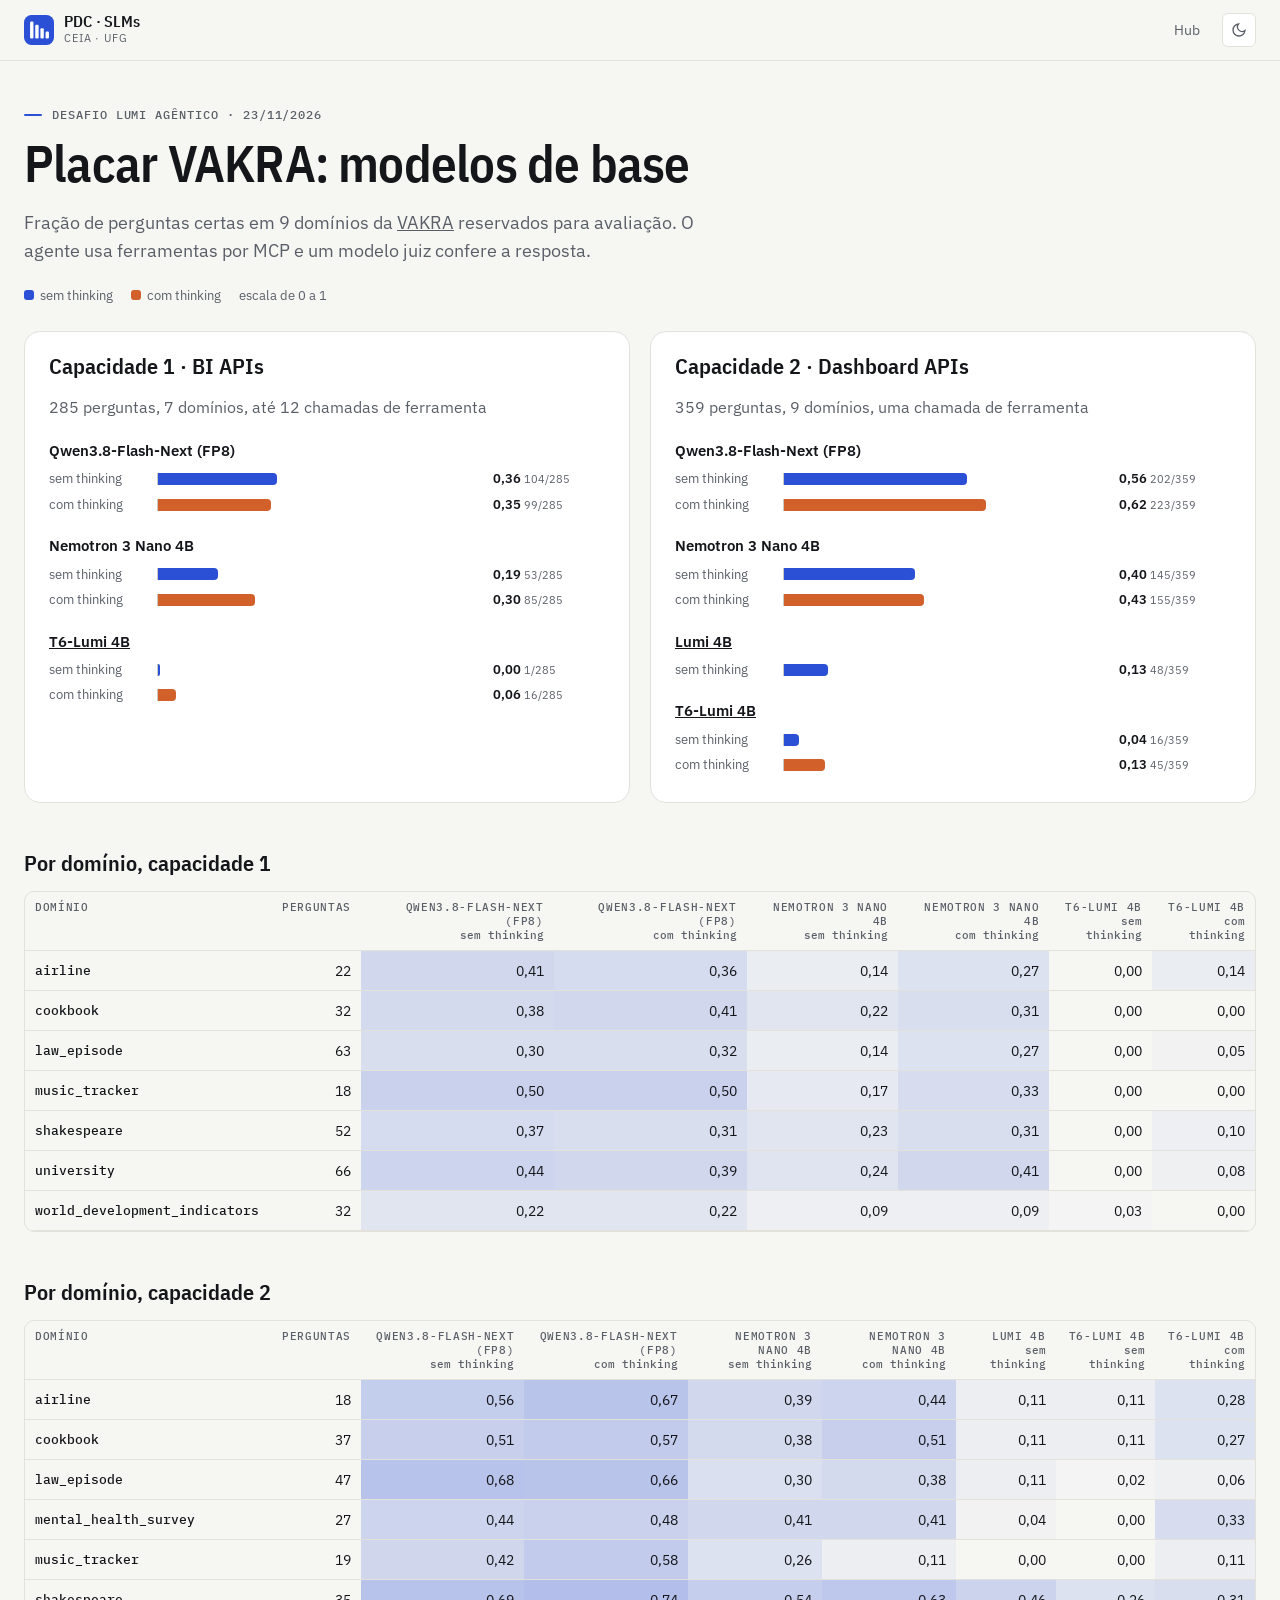
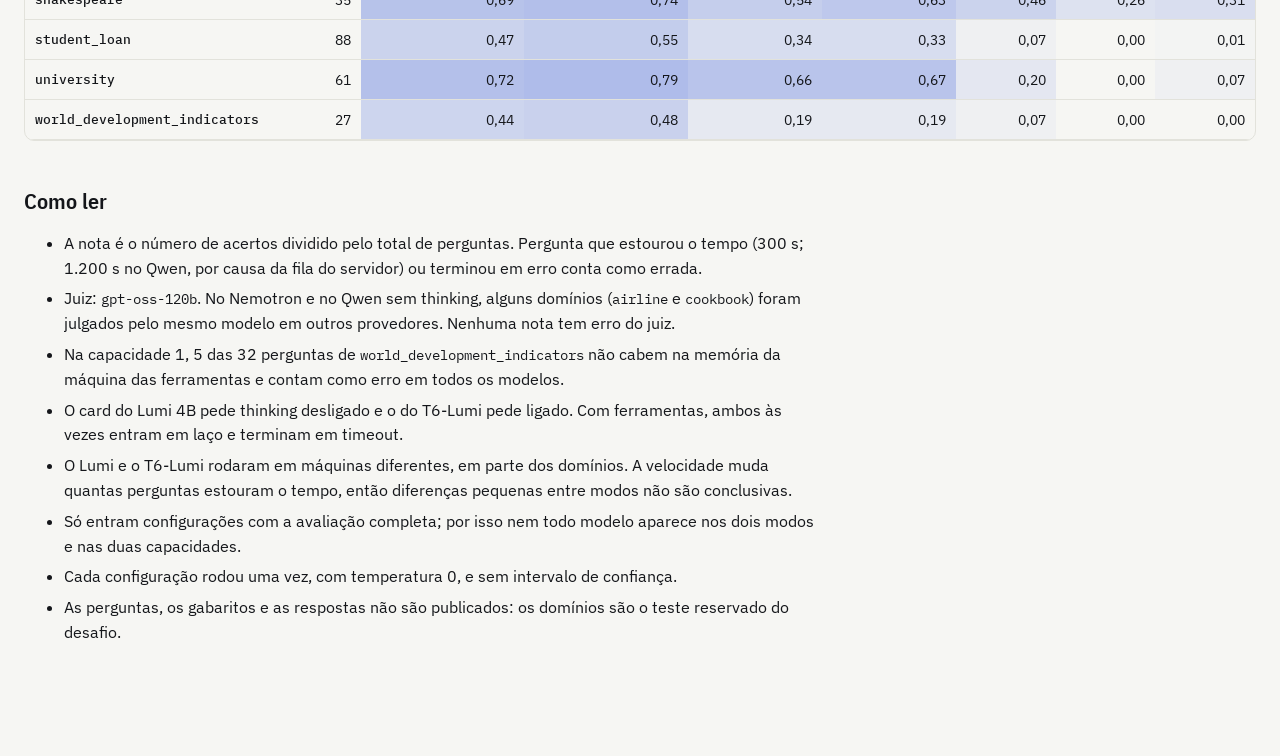
<file: posts/placar-vakra/index.html>
<!doctype html>
<html lang="pt-BR">
<head>
<meta charset="utf-8">
<meta name="viewport" content="width=device-width, initial-scale=1">
<title>Placar VAKRA: modelos de base do Desafio Lumi Agêntico</title>
<meta name="description" content="Notas de Lumi 4B, T6-Lumi 4B, Nemotron 3 Nano 4B e Qwen3.8-Flash, com e sem thinking, nas capacidades 1 e 2 da VAKRA (9 domínios reservados).">
<meta name="hub:kind" content="leaderboard">
<link rel="preconnect" href="https://fonts.googleapis.com">
<link rel="preconnect" href="https://fonts.gstatic.com" crossorigin>
<link rel="stylesheet" href="https://fonts.googleapis.com/css2?family=IBM+Plex+Mono:wght@400;500&family=IBM+Plex+Sans+Condensed:wght@500;600&family=IBM+Plex+Sans:wght@400;500;600&display=swap">
<link rel="stylesheet" href="../../assets/tokens.css">
<link rel="stylesheet" href="../../assets/tema.css">
<script src="../../assets/tema.js" defer></script>
<style>
main.wrap { padding-top: 48px; padding-bottom: 96px; }
h1.display { font-size: clamp(2rem, 4.4vw, 3.2rem); }
h2 { font: 600 1.35rem/1.2 var(--font-display); margin: 48px 0 6px; }
section > p { max-width: 72ch; }
.duas { display: grid; grid-template-columns: repeat(auto-fit, minmax(min(100%, 420px), 1fr)); gap: 20px; margin-top: 24px; }
.duas .card { padding: 22px 24px; }
.duas h2 { margin: 0 0 4px; }
.mod { margin-top: 18px; }
.mod h3 { font-size: .95rem; font-weight: 600; margin: 0 0 6px; }
.lin { display: grid; grid-template-columns: 98px 1fr 112px; gap: 10px; align-items: center; font-size: .84rem; margin: 4px 0; }
.modo, .val small { color: var(--muted); font-weight: 400; }
.trilho { height: 12px; display: block; border-left: 1px solid var(--line-strong); }
.trilho i { display: block; height: 100%; min-width: 2px; border-radius: 0 4px 4px 0; }
.s1 { background: var(--c1); } .s2 { background: var(--c2); }
.val { font-weight: 600; }
.leg { display: flex; gap: 18px; font-size: .84rem; color: var(--muted); margin: 20px 0 0; }
.leg i { display: inline-block; width: 10px; height: 10px; border-radius: 3px; margin-right: 6px; }
.rolar { overflow-x: auto; margin-top: 14px; border: 1px solid var(--line); border-radius: var(--r); }
.rolar th span { text-transform: none; letter-spacing: 0; }
.rolar th, .rolar td { padding: 8px 10px; }
.rolar thead th { min-width: 92px; }
.rolar tbody th code { font-size: .82rem; }
.rolar tbody th { text-transform: none; vertical-align: middle; letter-spacing: 0; color: var(--fg); }
li { max-width: 76ch; margin: 6px 0; }
</style>
</head>
<body>
<header class="appbar"><div class="appbar-in">
  <a class="marca" href="../../" aria-label="Início"><svg width="30" height="30" viewBox="0 0 32 32" aria-hidden="true"><rect width="32" height="32" rx="8" style="fill:var(--accent)"/><g fill="#fff"><rect x="6.5" y="7" width="3.6" height="18" rx="1.3"/><rect x="12" y="10.5" width="3.6" height="14.5" rx="1.3"/><rect x="17.5" y="14" width="3.6" height="11" rx="1.3"/><rect x="23" y="17.5" width="3.6" height="7.5" rx="1.3"/></g></svg><span><b>PDC · SLMs</b><small>CEIA · UFG</small></span></a>
  <nav class="appnav"><a href="../../">Hub</a><button class="tema-btn" data-tema-alternar aria-label="Alternar tema claro/escuro"><svg width="16" height="16" viewBox="0 0 24 24" fill="none" stroke="currentColor" stroke-width="2"><path d="M21 12.8A9 9 0 1 1 11.2 3a7 7 0 0 0 9.8 9.8Z"/></svg></button></nav>
</div></header>
<main class="wrap">
<section>
<p class="eyebrow">Desafio Lumi Agêntico · 23/11/2026</p>
<h1 class="display">Placar VAKRA: modelos de base</h1>
<p class="lede">Fração de perguntas certas em 9 domínios da <a href="https://github.com/IBM/vakra">VAKRA</a> reservados para avaliação. O agente usa ferramentas por MCP e um modelo juiz confere a resposta.</p>
<div class="leg"><span><i class="s1"></i>sem thinking</span><span><i class="s2"></i>com thinking</span><span>escala de 0 a 1</span></div>
<div class="duas">
<div class="card"><h2>Capacidade 1 · BI APIs</h2><p class="muted">285 perguntas, 7 domínios, até 12 chamadas de ferramenta</p><div class="mod"><h3>Qwen3.8-Flash-Next (FP8)</h3><div class="lin" title="Qwen3.8-Flash-Next (FP8), sem thinking: 104 de 285 certas"><span class="modo">sem thinking</span><span class="trilho"><i class="s1" style="width:36.5%"></i></span><b class="val num">0,36 <small>104/285</small></b></div><div class="lin" title="Qwen3.8-Flash-Next (FP8), com thinking: 99 de 285 certas"><span class="modo">com thinking</span><span class="trilho"><i class="s2" style="width:34.7%"></i></span><b class="val num">0,35 <small>99/285</small></b></div></div><div class="mod"><h3>Nemotron 3 Nano 4B</h3><div class="lin" title="Nemotron 3 Nano 4B, sem thinking: 53 de 285 certas"><span class="modo">sem thinking</span><span class="trilho"><i class="s1" style="width:18.6%"></i></span><b class="val num">0,19 <small>53/285</small></b></div><div class="lin" title="Nemotron 3 Nano 4B, com thinking: 85 de 285 certas"><span class="modo">com thinking</span><span class="trilho"><i class="s2" style="width:29.8%"></i></span><b class="val num">0,30 <small>85/285</small></b></div></div><div class="mod"><h3><a href="https://huggingface.co/gustavobarrosss/t6-lumi-4b">T6-Lumi 4B</a></h3><div class="lin" title="T6-Lumi 4B, sem thinking: 1 de 285 certas"><span class="modo">sem thinking</span><span class="trilho"><i class="s1" style="width:0.4%"></i></span><b class="val num">0,00 <small>1/285</small></b></div><div class="lin" title="T6-Lumi 4B, com thinking: 16 de 285 certas"><span class="modo">com thinking</span><span class="trilho"><i class="s2" style="width:5.6%"></i></span><b class="val num">0,06 <small>16/285</small></b></div></div></div>
<div class="card"><h2>Capacidade 2 · Dashboard APIs</h2><p class="muted">359 perguntas, 9 domínios, uma chamada de ferramenta</p><div class="mod"><h3>Qwen3.8-Flash-Next (FP8)</h3><div class="lin" title="Qwen3.8-Flash-Next (FP8), sem thinking: 202 de 359 certas"><span class="modo">sem thinking</span><span class="trilho"><i class="s1" style="width:56.3%"></i></span><b class="val num">0,56 <small>202/359</small></b></div><div class="lin" title="Qwen3.8-Flash-Next (FP8), com thinking: 223 de 359 certas"><span class="modo">com thinking</span><span class="trilho"><i class="s2" style="width:62.1%"></i></span><b class="val num">0,62 <small>223/359</small></b></div></div><div class="mod"><h3>Nemotron 3 Nano 4B</h3><div class="lin" title="Nemotron 3 Nano 4B, sem thinking: 145 de 359 certas"><span class="modo">sem thinking</span><span class="trilho"><i class="s1" style="width:40.4%"></i></span><b class="val num">0,40 <small>145/359</small></b></div><div class="lin" title="Nemotron 3 Nano 4B, com thinking: 155 de 359 certas"><span class="modo">com thinking</span><span class="trilho"><i class="s2" style="width:43.2%"></i></span><b class="val num">0,43 <small>155/359</small></b></div></div><div class="mod"><h3><a href="https://huggingface.co/ceia-research/lumi-4b">Lumi 4B</a></h3><div class="lin" title="Lumi 4B, sem thinking: 48 de 359 certas"><span class="modo">sem thinking</span><span class="trilho"><i class="s1" style="width:13.4%"></i></span><b class="val num">0,13 <small>48/359</small></b></div></div><div class="mod"><h3><a href="https://huggingface.co/gustavobarrosss/t6-lumi-4b">T6-Lumi 4B</a></h3><div class="lin" title="T6-Lumi 4B, sem thinking: 16 de 359 certas"><span class="modo">sem thinking</span><span class="trilho"><i class="s1" style="width:4.5%"></i></span><b class="val num">0,04 <small>16/359</small></b></div><div class="lin" title="T6-Lumi 4B, com thinking: 45 de 359 certas"><span class="modo">com thinking</span><span class="trilho"><i class="s2" style="width:12.5%"></i></span><b class="val num">0,13 <small>45/359</small></b></div></div></div>
</div>
</section>
<section>
<h2>Por domínio, capacidade 1</h2><div class="rolar"><table class="tabela"><thead><tr><th>Domínio</th><th class="r">Perguntas</th><th class="r">Qwen3.8-Flash-Next (FP8)<br><span>sem thinking</span></th><th class="r">Qwen3.8-Flash-Next (FP8)<br><span>com thinking</span></th><th class="r">Nemotron 3 Nano 4B<br><span>sem thinking</span></th><th class="r">Nemotron 3 Nano 4B<br><span>com thinking</span></th><th class="r">T6-Lumi 4B<br><span>sem thinking</span></th><th class="r">T6-Lumi 4B<br><span>com thinking</span></th></tr></thead><tbody><tr><th scope="row"><code>airline</code></th><td class="r">22</td><td class="r" style="background:color-mix(in srgb,var(--c1) 18%,transparent)">0,41</td><td class="r" style="background:color-mix(in srgb,var(--c1) 16%,transparent)">0,36</td><td class="r" style="background:color-mix(in srgb,var(--c1) 6%,transparent)">0,14</td><td class="r" style="background:color-mix(in srgb,var(--c1) 12%,transparent)">0,27</td><td class="r" style="background:color-mix(in srgb,var(--c1) 0%,transparent)">0,00</td><td class="r" style="background:color-mix(in srgb,var(--c1) 6%,transparent)">0,14</td></tr><tr><th scope="row"><code>cookbook</code></th><td class="r">32</td><td class="r" style="background:color-mix(in srgb,var(--c1) 17%,transparent)">0,38</td><td class="r" style="background:color-mix(in srgb,var(--c1) 18%,transparent)">0,41</td><td class="r" style="background:color-mix(in srgb,var(--c1) 10%,transparent)">0,22</td><td class="r" style="background:color-mix(in srgb,var(--c1) 14%,transparent)">0,31</td><td class="r" style="background:color-mix(in srgb,var(--c1) 0%,transparent)">0,00</td><td class="r" style="background:color-mix(in srgb,var(--c1) 0%,transparent)">0,00</td></tr><tr><th scope="row"><code>law_episode</code></th><td class="r">63</td><td class="r" style="background:color-mix(in srgb,var(--c1) 14%,transparent)">0,30</td><td class="r" style="background:color-mix(in srgb,var(--c1) 14%,transparent)">0,32</td><td class="r" style="background:color-mix(in srgb,var(--c1) 6%,transparent)">0,14</td><td class="r" style="background:color-mix(in srgb,var(--c1) 12%,transparent)">0,27</td><td class="r" style="background:color-mix(in srgb,var(--c1) 0%,transparent)">0,00</td><td class="r" style="background:color-mix(in srgb,var(--c1) 2%,transparent)">0,05</td></tr><tr><th scope="row"><code>music_tracker</code></th><td class="r">18</td><td class="r" style="background:color-mix(in srgb,var(--c1) 22%,transparent)">0,50</td><td class="r" style="background:color-mix(in srgb,var(--c1) 22%,transparent)">0,50</td><td class="r" style="background:color-mix(in srgb,var(--c1) 8%,transparent)">0,17</td><td class="r" style="background:color-mix(in srgb,var(--c1) 15%,transparent)">0,33</td><td class="r" style="background:color-mix(in srgb,var(--c1) 0%,transparent)">0,00</td><td class="r" style="background:color-mix(in srgb,var(--c1) 0%,transparent)">0,00</td></tr><tr><th scope="row"><code>shakespeare</code></th><td class="r">52</td><td class="r" style="background:color-mix(in srgb,var(--c1) 16%,transparent)">0,37</td><td class="r" style="background:color-mix(in srgb,var(--c1) 14%,transparent)">0,31</td><td class="r" style="background:color-mix(in srgb,var(--c1) 10%,transparent)">0,23</td><td class="r" style="background:color-mix(in srgb,var(--c1) 14%,transparent)">0,31</td><td class="r" style="background:color-mix(in srgb,var(--c1) 0%,transparent)">0,00</td><td class="r" style="background:color-mix(in srgb,var(--c1) 4%,transparent)">0,10</td></tr><tr><th scope="row"><code>university</code></th><td class="r">66</td><td class="r" style="background:color-mix(in srgb,var(--c1) 20%,transparent)">0,44</td><td class="r" style="background:color-mix(in srgb,var(--c1) 18%,transparent)">0,39</td><td class="r" style="background:color-mix(in srgb,var(--c1) 11%,transparent)">0,24</td><td class="r" style="background:color-mix(in srgb,var(--c1) 18%,transparent)">0,41</td><td class="r" style="background:color-mix(in srgb,var(--c1) 0%,transparent)">0,00</td><td class="r" style="background:color-mix(in srgb,var(--c1) 3%,transparent)">0,08</td></tr><tr><th scope="row"><code>world_development_indicators</code></th><td class="r">32</td><td class="r" style="background:color-mix(in srgb,var(--c1) 10%,transparent)">0,22</td><td class="r" style="background:color-mix(in srgb,var(--c1) 10%,transparent)">0,22</td><td class="r" style="background:color-mix(in srgb,var(--c1) 4%,transparent)">0,09</td><td class="r" style="background:color-mix(in srgb,var(--c1) 4%,transparent)">0,09</td><td class="r" style="background:color-mix(in srgb,var(--c1) 1%,transparent)">0,03</td><td class="r" style="background:color-mix(in srgb,var(--c1) 0%,transparent)">0,00</td></tr></tbody></table></div>
<h2>Por domínio, capacidade 2</h2><div class="rolar"><table class="tabela"><thead><tr><th>Domínio</th><th class="r">Perguntas</th><th class="r">Qwen3.8-Flash-Next (FP8)<br><span>sem thinking</span></th><th class="r">Qwen3.8-Flash-Next (FP8)<br><span>com thinking</span></th><th class="r">Nemotron 3 Nano 4B<br><span>sem thinking</span></th><th class="r">Nemotron 3 Nano 4B<br><span>com thinking</span></th><th class="r">Lumi 4B<br><span>sem thinking</span></th><th class="r">T6-Lumi 4B<br><span>sem thinking</span></th><th class="r">T6-Lumi 4B<br><span>com thinking</span></th></tr></thead><tbody><tr><th scope="row"><code>airline</code></th><td class="r">18</td><td class="r" style="background:color-mix(in srgb,var(--c1) 25%,transparent)">0,56</td><td class="r" style="background:color-mix(in srgb,var(--c1) 30%,transparent)">0,67</td><td class="r" style="background:color-mix(in srgb,var(--c1) 18%,transparent)">0,39</td><td class="r" style="background:color-mix(in srgb,var(--c1) 20%,transparent)">0,44</td><td class="r" style="background:color-mix(in srgb,var(--c1) 5%,transparent)">0,11</td><td class="r" style="background:color-mix(in srgb,var(--c1) 5%,transparent)">0,11</td><td class="r" style="background:color-mix(in srgb,var(--c1) 12%,transparent)">0,28</td></tr><tr><th scope="row"><code>cookbook</code></th><td class="r">37</td><td class="r" style="background:color-mix(in srgb,var(--c1) 23%,transparent)">0,51</td><td class="r" style="background:color-mix(in srgb,var(--c1) 26%,transparent)">0,57</td><td class="r" style="background:color-mix(in srgb,var(--c1) 17%,transparent)">0,38</td><td class="r" style="background:color-mix(in srgb,var(--c1) 23%,transparent)">0,51</td><td class="r" style="background:color-mix(in srgb,var(--c1) 5%,transparent)">0,11</td><td class="r" style="background:color-mix(in srgb,var(--c1) 5%,transparent)">0,11</td><td class="r" style="background:color-mix(in srgb,var(--c1) 12%,transparent)">0,27</td></tr><tr><th scope="row"><code>law_episode</code></th><td class="r">47</td><td class="r" style="background:color-mix(in srgb,var(--c1) 31%,transparent)">0,68</td><td class="r" style="background:color-mix(in srgb,var(--c1) 30%,transparent)">0,66</td><td class="r" style="background:color-mix(in srgb,var(--c1) 13%,transparent)">0,30</td><td class="r" style="background:color-mix(in srgb,var(--c1) 17%,transparent)">0,38</td><td class="r" style="background:color-mix(in srgb,var(--c1) 5%,transparent)">0,11</td><td class="r" style="background:color-mix(in srgb,var(--c1) 1%,transparent)">0,02</td><td class="r" style="background:color-mix(in srgb,var(--c1) 3%,transparent)">0,06</td></tr><tr><th scope="row"><code>mental_health_survey</code></th><td class="r">27</td><td class="r" style="background:color-mix(in srgb,var(--c1) 20%,transparent)">0,44</td><td class="r" style="background:color-mix(in srgb,var(--c1) 22%,transparent)">0,48</td><td class="r" style="background:color-mix(in srgb,var(--c1) 18%,transparent)">0,41</td><td class="r" style="background:color-mix(in srgb,var(--c1) 18%,transparent)">0,41</td><td class="r" style="background:color-mix(in srgb,var(--c1) 2%,transparent)">0,04</td><td class="r" style="background:color-mix(in srgb,var(--c1) 0%,transparent)">0,00</td><td class="r" style="background:color-mix(in srgb,var(--c1) 15%,transparent)">0,33</td></tr><tr><th scope="row"><code>music_tracker</code></th><td class="r">19</td><td class="r" style="background:color-mix(in srgb,var(--c1) 19%,transparent)">0,42</td><td class="r" style="background:color-mix(in srgb,var(--c1) 26%,transparent)">0,58</td><td class="r" style="background:color-mix(in srgb,var(--c1) 12%,transparent)">0,26</td><td class="r" style="background:color-mix(in srgb,var(--c1) 5%,transparent)">0,11</td><td class="r" style="background:color-mix(in srgb,var(--c1) 0%,transparent)">0,00</td><td class="r" style="background:color-mix(in srgb,var(--c1) 0%,transparent)">0,00</td><td class="r" style="background:color-mix(in srgb,var(--c1) 5%,transparent)">0,11</td></tr><tr><th scope="row"><code>shakespeare</code></th><td class="r">35</td><td class="r" style="background:color-mix(in srgb,var(--c1) 31%,transparent)">0,69</td><td class="r" style="background:color-mix(in srgb,var(--c1) 33%,transparent)">0,74</td><td class="r" style="background:color-mix(in srgb,var(--c1) 24%,transparent)">0,54</td><td class="r" style="background:color-mix(in srgb,var(--c1) 28%,transparent)">0,63</td><td class="r" style="background:color-mix(in srgb,var(--c1) 21%,transparent)">0,46</td><td class="r" style="background:color-mix(in srgb,var(--c1) 12%,transparent)">0,26</td><td class="r" style="background:color-mix(in srgb,var(--c1) 14%,transparent)">0,31</td></tr><tr><th scope="row"><code>student_loan</code></th><td class="r">88</td><td class="r" style="background:color-mix(in srgb,var(--c1) 21%,transparent)">0,47</td><td class="r" style="background:color-mix(in srgb,var(--c1) 25%,transparent)">0,55</td><td class="r" style="background:color-mix(in srgb,var(--c1) 15%,transparent)">0,34</td><td class="r" style="background:color-mix(in srgb,var(--c1) 15%,transparent)">0,33</td><td class="r" style="background:color-mix(in srgb,var(--c1) 3%,transparent)">0,07</td><td class="r" style="background:color-mix(in srgb,var(--c1) 0%,transparent)">0,00</td><td class="r" style="background:color-mix(in srgb,var(--c1) 1%,transparent)">0,01</td></tr><tr><th scope="row"><code>university</code></th><td class="r">61</td><td class="r" style="background:color-mix(in srgb,var(--c1) 32%,transparent)">0,72</td><td class="r" style="background:color-mix(in srgb,var(--c1) 35%,transparent)">0,79</td><td class="r" style="background:color-mix(in srgb,var(--c1) 30%,transparent)">0,66</td><td class="r" style="background:color-mix(in srgb,var(--c1) 30%,transparent)">0,67</td><td class="r" style="background:color-mix(in srgb,var(--c1) 9%,transparent)">0,20</td><td class="r" style="background:color-mix(in srgb,var(--c1) 0%,transparent)">0,00</td><td class="r" style="background:color-mix(in srgb,var(--c1) 3%,transparent)">0,07</td></tr><tr><th scope="row"><code>world_development_indicators</code></th><td class="r">27</td><td class="r" style="background:color-mix(in srgb,var(--c1) 20%,transparent)">0,44</td><td class="r" style="background:color-mix(in srgb,var(--c1) 22%,transparent)">0,48</td><td class="r" style="background:color-mix(in srgb,var(--c1) 8%,transparent)">0,19</td><td class="r" style="background:color-mix(in srgb,var(--c1) 8%,transparent)">0,19</td><td class="r" style="background:color-mix(in srgb,var(--c1) 3%,transparent)">0,07</td><td class="r" style="background:color-mix(in srgb,var(--c1) 0%,transparent)">0,00</td><td class="r" style="background:color-mix(in srgb,var(--c1) 0%,transparent)">0,00</td></tr></tbody></table></div>
</section>
<section>
<h2>Como ler</h2>
<ul>
<li>A nota é o número de acertos dividido pelo total de perguntas. Pergunta que estourou o tempo (300 s; 1.200 s no Qwen, por causa da fila do servidor) ou terminou em erro conta como errada.</li>
<li>Juiz: <code>gpt-oss-120b</code>. No Nemotron e no Qwen sem thinking, alguns domínios (<code>airline</code> e <code>cookbook</code>) foram julgados pelo mesmo modelo em outros provedores. Nenhuma nota tem erro do juiz.</li>
<li>Na capacidade 1, 5 das 32 perguntas de <code>world_development_indicators</code> não cabem na memória da máquina das ferramentas e contam como erro em todos os modelos.</li>
<li>O card do Lumi 4B pede thinking desligado e o do T6-Lumi pede ligado. Com ferramentas, ambos às vezes entram em laço e terminam em timeout.</li>
<li>O Lumi e o T6-Lumi rodaram em máquinas diferentes, em parte dos domínios. A velocidade muda quantas perguntas estouram o tempo, então diferenças pequenas entre modos não são conclusivas.</li>
<li>Só entram configurações com a avaliação completa; por isso nem todo modelo aparece nos dois modos e nas duas capacidades.</li>
<li>Cada configuração rodou uma vez, com temperatura 0, e sem intervalo de confiança.</li>
<li>As perguntas, os gabaritos e as respostas não são publicados: os domínios são o teste reservado do desafio.</li>
</ul>
</section>
</main>
</body>
</html>
</file>
<file: assets/tokens.css>
/* =====================================================================
   Tokens do time de Compressão e Testbench (PDC · SLMs)
   Um só sistema para o hub, os laboratórios e a bancada.

   Cores de dados (validadas para daltonismo e contraste, claro e escuro):
     --c1 azul    quantização   · também a cor da marca
     --c2 laranja pruning
     --c3 verde   destilação
     --c4 roxo    KV cache
   Use sempre nessa ordem; não invente uma quinta cor de série.

   Este arquivo só define variáveis e a barra superior (.appbar): é seguro
   incluir em qualquer página, inclusive nas que têm CSS próprio.
   ===================================================================== */
:root {
  --bg: #F6F6F3; --surface: #FFFFFF; --sunken: #EEEEE9; --raised: #FFFFFF;
  --line: #E2E2DB; --line-strong: #CACAC1;
  --fg: #14161A; --muted: #5A5F67; --faint: #8B9098;
  --c1: #2B50D6; --c2: #D2602A; --c3: #138A72; --c4: #8A4FC7;
  --c1-soft: #E7ECFB; --c2-soft: #FAEADF; --c3-soft: #DFF2EC; --c4-soft: #F0E7FA;
  --accent: var(--c1); --accent-soft: var(--c1-soft); --on-accent: #FFFFFF;
  --ok: #1D7F4E; --ok-soft: #E0F2E8; --warn: #A86A12; --warn-soft: #F8EDD9; --bad: #BE3A2C; --bad-soft: #F9E3E0;
  --code-bg: #14161A; --code-fg: #E3E6EA; --code-dim: #7D848E; --code-hot: #262B33; --code-key: #8FA6FF;
  --font-sans: "IBM Plex Sans", system-ui, -apple-system, "Segoe UI", sans-serif;
  --font-display: "IBM Plex Sans Condensed", "IBM Plex Sans", "Arial Narrow", sans-serif;
  --font-mono: "IBM Plex Mono", ui-monospace, Consolas, monospace;
  --r-sm: 6px; --r: 10px; --r-lg: 16px;
  --shadow: 0 1px 2px rgba(20, 22, 26, .04), 0 4px 16px rgba(20, 22, 26, .05);
  --ease: cubic-bezier(.2, .7, .2, 1);
  color-scheme: light;
}
@media (prefers-color-scheme: dark) { :root:not([data-theme="light"]) {
  --bg: #0D0F12; --surface: #15181D; --sunken: #101317; --raised: #1B1F25;
  --line: #252A31; --line-strong: #363C45;
  --fg: #E6E8EB; --muted: #9AA1AA; --faint: #69707A;
  --c1: #5F7BF0; --c2: #D9723F; --c3: #22A688; --c4: #9F6FDB;
  --c1-soft: #1A2240; --c2-soft: #33211A; --c3-soft: #12302A; --c4-soft: #281E38;
  --on-accent: #FFFFFF;
  --ok: #4CC38A; --ok-soft: #13301F; --warn: #E3AA4F; --warn-soft: #352812; --bad: #F07A6E; --bad-soft: #3A1B18;
  --code-bg: #08090B; --code-hot: #1E232A;
  --shadow: 0 1px 2px rgba(0, 0, 0, .3), 0 6px 20px rgba(0, 0, 0, .25);
  color-scheme: dark } }
:root[data-theme="dark"] {
  --bg: #0D0F12; --surface: #15181D; --sunken: #101317; --raised: #1B1F25;
  --line: #252A31; --line-strong: #363C45;
  --fg: #E6E8EB; --muted: #9AA1AA; --faint: #69707A;
  --c1: #5F7BF0; --c2: #D9723F; --c3: #22A688; --c4: #9F6FDB;
  --c1-soft: #1A2240; --c2-soft: #33211A; --c3-soft: #12302A; --c4-soft: #281E38;
  --on-accent: #FFFFFF;
  --ok: #4CC38A; --ok-soft: #13301F; --warn: #E3AA4F; --warn-soft: #352812; --bad: #F07A6E; --bad-soft: #3A1B18;
  --code-bg: #08090B; --code-hot: #1E232A;
  --shadow: 0 1px 2px rgba(0, 0, 0, .3), 0 6px 20px rgba(0, 0, 0, .25);
  color-scheme: dark }

/* ---------- barra superior comum ---------- */
.appbar, .appbar * { box-sizing: border-box; }
.appbar { position: sticky; top: 0; z-index: 20; background: color-mix(in srgb, var(--bg) 86%, transparent); backdrop-filter: saturate(1.4) blur(10px); border-bottom: 1px solid var(--line); }
.appbar-in { max-width: 1280px; margin: 0 auto; padding: 0 24px; height: 60px; display: flex; align-items: center; gap: 28px; }
.marca { display: flex; align-items: center; gap: 10px; text-decoration: none; flex: none; color: var(--fg); }
.appnav a, .appnav a:visited { color: var(--muted); }
.marca svg { display: block; }
.marca b { font: 600 1.02rem/1.1 var(--font-display); letter-spacing: .01em; display: block; }
.marca small { font-size: .68rem; color: var(--muted); letter-spacing: .08em; text-transform: uppercase; display: block; }
.appnav { display: flex; gap: 4px; margin-left: auto; align-items: center; }
.appnav a { text-decoration: none; color: var(--muted); font-size: .9rem; padding: 7px 12px; border-radius: var(--r-sm); transition: color .2s, background-color .2s; }
.appnav a:hover { color: var(--fg); background: var(--sunken); }
.appnav a[aria-current="page"] { color: var(--fg); background: var(--sunken); font-weight: 500; }
.tema-btn { border: 1px solid var(--line); background: var(--surface); border-radius: var(--r-sm); width: 34px; height: 34px; display: grid; place-items: center; cursor: pointer; color: var(--muted); margin-left: 6px; transition: color .2s, border-color .2s; }
.tema-btn:hover { color: var(--fg); border-color: var(--line-strong); }

@media (max-width: 760px) {
  .appbar-in { padding: 0 16px; gap: 12px; }
  .marca small { display: none; }
  .appnav a { padding: 7px 8px; font-size: .84rem; }
}
</file>
<file: assets/tema.css>
/* Componentes comuns. Inclua depois de tokens.css. */
*, *::before, *::after { box-sizing: border-box; }
[hidden] { display: none !important; }
html, body { margin: 0; }
html { scroll-behavior: smooth; }
body { background: var(--bg); color: var(--fg); font-family: var(--font-sans); font-size: 15.5px; line-height: 1.6; -webkit-font-smoothing: antialiased; text-rendering: optimizeLegibility; }
a { color: inherit; }
button, input, select, textarea { font: inherit; color: inherit; }
:focus-visible { outline: 2px solid var(--accent); outline-offset: 2px; border-radius: 4px; }
code, kbd, .mono { font-family: var(--font-mono); font-size: .9em; }
.num { font-variant-numeric: tabular-nums; }
::selection { background: var(--c1-soft); }

/* ---------- tipografia ---------- */
.wrap { max-width: 1280px; margin: 0 auto; padding: 0 24px; }
.eyebrow { font: 500 .74rem/1 var(--font-mono); letter-spacing: .08em; text-transform: uppercase; color: var(--muted); margin: 0 0 16px; display: flex; align-items: center; gap: 10px; }
.eyebrow::before { content: ""; width: 18px; height: 2px; background: var(--accent); border-radius: 2px; }
.display { font-family: var(--font-display); font-weight: 600; letter-spacing: -.015em; line-height: 1.02; margin: 0; text-wrap: balance; }
h1.display { font-size: clamp(2.5rem, 5.5vw, 4.4rem); }
h2.display { font-size: clamp(1.8rem, 3.2vw, 2.5rem); }
.lede { font-size: 1.1rem; color: var(--muted); max-width: 62ch; margin: 20px 0 0; line-height: 1.6; }
.muted { color: var(--muted); }

/* ---------- componentes ---------- */
.card { background: var(--surface); border: 1px solid var(--line); border-radius: var(--r-lg); }
.btn { display: inline-flex; align-items: center; justify-content: center; gap: 8px; border: 1px solid var(--line-strong); background: var(--surface); color: var(--fg); border-radius: var(--r); padding: 9px 16px; cursor: pointer; font-weight: 500; font-size: .9rem; text-decoration: none; transition: background-color .2s, border-color .2s, transform .15s var(--ease); white-space: nowrap; }
.btn:hover { border-color: var(--fg); }
.btn:active { transform: translateY(1px); }
.btn.primario { background: var(--accent); border-color: var(--accent); color: var(--on-accent); }
.btn.primario:hover { background: color-mix(in srgb, var(--accent) 88%, var(--fg)); }
.btn.perigo { color: var(--bad); }
.btn:disabled { opacity: .45; cursor: not-allowed; transform: none; }
.btn.peq { padding: 6px 12px; font-size: .84rem; border-radius: var(--r-sm); }
.seg { display: inline-flex; background: var(--sunken); border-radius: var(--r); padding: 3px; gap: 2px; }
.seg button { border: 0; background: none; padding: 6px 12px; border-radius: 7px; cursor: pointer; font-size: .84rem; color: var(--muted); transition: background-color .2s, color .2s, box-shadow .2s; }
.seg button[aria-pressed="true"] { background: var(--surface); color: var(--fg); box-shadow: 0 1px 3px rgba(0, 0, 0, .12); font-weight: 500; }
.chip { display: inline-flex; align-items: center; gap: 6px; font: 500 .72rem/1 var(--font-mono); padding: 5px 9px; border-radius: 999px; background: var(--sunken); color: var(--muted); white-space: nowrap; }
.chip.ok { background: var(--ok-soft); color: var(--ok); }
.chip.warn { background: var(--warn-soft); color: var(--warn); }
.chip.bad { background: var(--bad-soft); color: var(--bad); }
.chip.acc { background: var(--accent-soft); color: var(--accent); }
.pulso { width: 7px; height: 7px; border-radius: 50%; background: currentColor; flex: none; }
.chip.ok .pulso { animation: pulso 2s var(--ease) infinite; }
@keyframes pulso { 0% { box-shadow: 0 0 0 0 color-mix(in srgb, currentColor 45%, transparent); } 80%, 100% { box-shadow: 0 0 0 7px transparent; } }
.campo { display: flex; flex-direction: column; gap: 6px; min-width: 0; }
.campo > span { font-size: .84rem; font-weight: 500; display: flex; justify-content: space-between; gap: 8px; }
.campo > span output, .campo > span em { font: 500 .8rem var(--font-mono); color: var(--muted); font-style: normal; }
.campo small { color: var(--muted); font-size: .78rem; line-height: 1.4; }
.entrada, .campo input:not([type=range]):not([type=checkbox]), .campo select, .campo textarea {
  width: 100%; min-width: 0; border: 1px solid var(--line-strong); background: var(--surface); border-radius: var(--r-sm); padding: 8px 11px; transition: border-color .2s, box-shadow .2s; }
.campo textarea { resize: vertical; min-height: 80px; font-family: var(--font-mono); font-size: .84rem; line-height: 1.5; }
.campo input:focus, .campo select:focus, .campo textarea:focus { outline: none; border-color: var(--accent); box-shadow: 0 0 0 3px var(--accent-soft); }
.campo.invalido input, .campo.invalido select, .campo.invalido textarea { border-color: var(--bad); }
input[type=range] { accent-color: var(--accent); width: 100%; }
input[type=checkbox] { accent-color: var(--accent); }
table.tabela { width: 100%; border-collapse: collapse; font-size: .9rem; }
.tabela th, .tabela td { text-align: left; padding: 11px 14px; border-bottom: 1px solid var(--line); vertical-align: top; }
.tabela th { font: 500 .7rem var(--font-mono); letter-spacing: .06em; text-transform: uppercase; color: var(--muted); }
.tabela td.r, .tabela th.r { text-align: right; font-variant-numeric: tabular-nums; }
.tabela tbody tr { transition: background-color .15s; }
.tabela tbody tr:hover { background: color-mix(in srgb, var(--sunken) 60%, transparent); }
pre.codigo { margin: 0; background: var(--code-bg); color: var(--code-fg); border-radius: var(--r); padding: 14px 16px; font: .8rem/1.65 var(--font-mono); overflow-x: auto; }

/* ---------- movimento ---------- */
[data-revelar] { opacity: 0; transform: translateY(14px); transition: opacity .7s var(--ease), transform .7s var(--ease); }
[data-revelar].visivel { opacity: 1; transform: none; }
@media (prefers-reduced-motion: reduce) {
  html { scroll-behavior: auto; }
  *, *::before, *::after { animation-duration: 1ms !important; animation-iteration-count: 1 !important; transition-duration: 1ms !important; }
  [data-revelar] { opacity: 1; transform: none; }
}

.rodape { border-top: 1px solid var(--line); margin-top: 96px; padding: 28px 0 40px; color: var(--muted); font-size: .84rem; }
.rodape .wrap { display: flex; justify-content: space-between; gap: 16px; flex-wrap: wrap; }

@media (max-width: 760px) { .wrap { padding: 0 16px; } }
</file>
